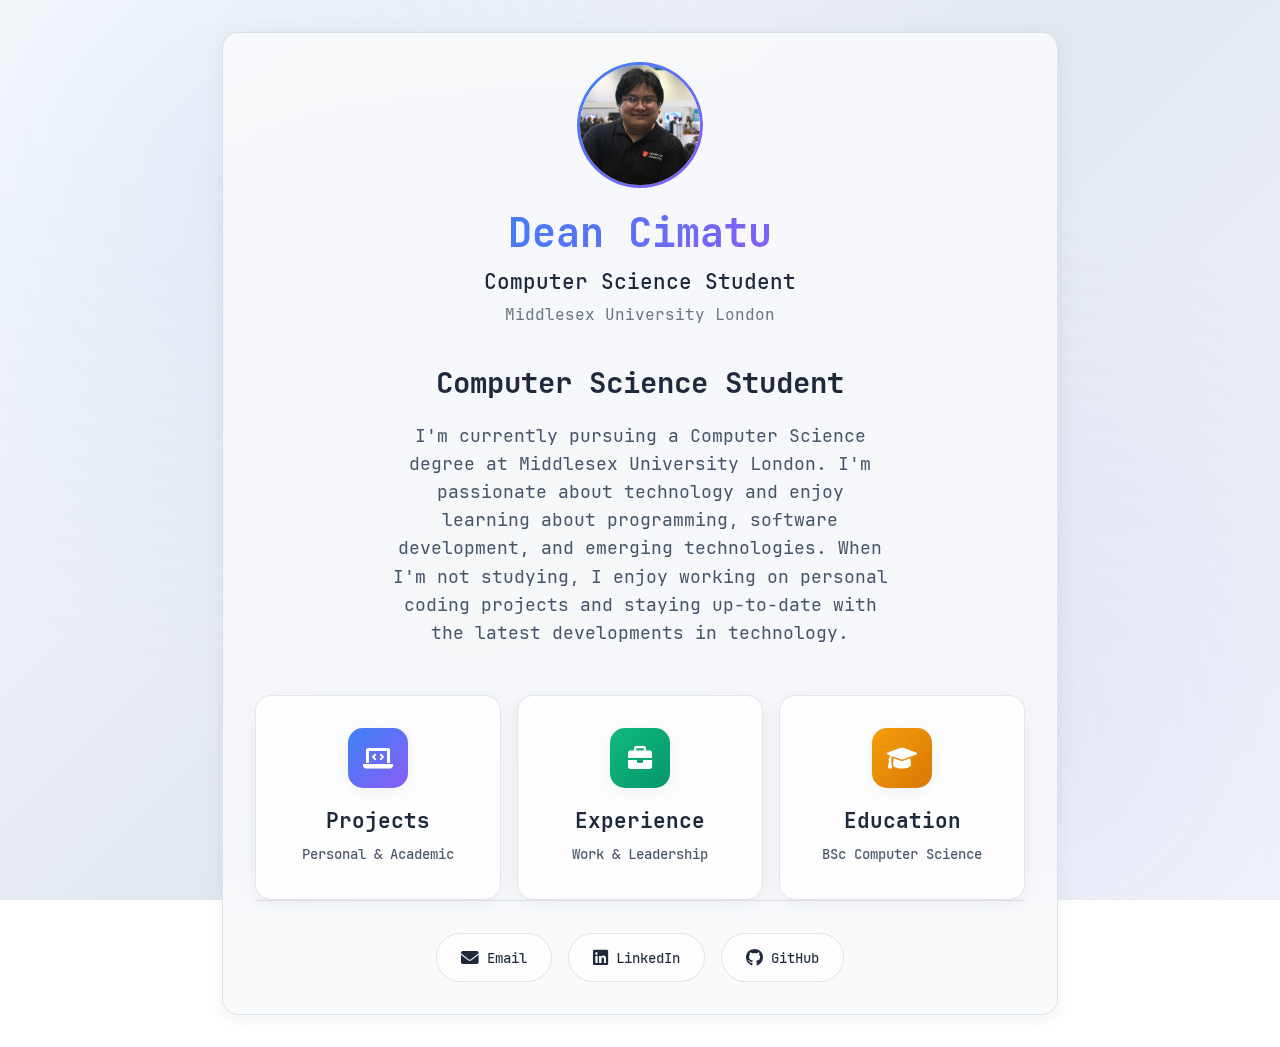
<file: index.html>
<!DOCTYPE html>
<html lang="en">

<head>
    <meta charset="UTF-8">
    <meta name="viewport" content="width=device-width, initial-scale=1.0">
    <title>Dean Cimatu - Computer Science Student</title>
    <link rel="icon" type="image/png" href="assets/images/favicon.png">
    <link rel="stylesheet" href="assets/css/main.css">
    <link rel="stylesheet" href="https://cdnjs.cloudflare.com/ajax/libs/font-awesome/6.0.0/css/all.min.css">
</head>

<body>
    <!-- Interactive Business Card Container -->
    <div class="business-card-container">
        <!-- Card Content Container -->
        <div class="card-content">
            <!-- Home Tab - Main Business Card -->
            <div class="tab-content active" id="home-tab">
                <div class="business-card">
                    <div class="card-background">
                        <div class="floating-particles"></div>
                    </div>
                    
                    <div class="card-header">
                        <div class="profile-section">
                            <div class="profile-picture">
                                <div class="profile-ring"></div>
                                                            <img src="assets/images/profile.jpg" alt="Dean Cimatu" class="profile-photo">
                            </div>
                            <div class="profile-info">
                                <h1 class="name">Dean Cimatu</h1>
                                <p class="title">Computer Science Student</p>
                                <p class="university">Middlesex University London</p>
                            </div>
                        </div>
                    </div>

                    <div class="card-body">
                        <div class="key-message">
                            <h2 class="section-title">Computer Science Student</h2>
                            <p>I'm currently pursuing a Computer Science degree at Middlesex University London. I'm passionate about technology and enjoy learning about programming, software development, and emerging technologies. When I'm not studying, I enjoy working on personal coding projects and staying up-to-date with the latest developments in technology.</p>
                        </div>

                        <div class="quick-stats">
                            <div class="stat-item" onclick="showTab('projects')">
                                <div class="stat-icon">
                                    <i class="fas fa-laptop-code"></i>
                                </div>
                                <div class="stat-text">
                                    <span class="stat-number">Projects</span>
                                    <span class="stat-label">Personal & Academic</span>
                                </div>
                            </div>
                            <div class="stat-item" onclick="showTab('experience')">
                                <div class="stat-icon">
                                    <i class="fas fa-briefcase"></i>
                                </div>
                                <div class="stat-text">
                                    <span class="stat-number">Experience</span>
                                    <span class="stat-label">Work & Leadership</span>
                                </div>
                            </div>
                            <div class="stat-item" onclick="showTab('education')">
                                <div class="stat-icon">
                                    <i class="fas fa-graduation-cap"></i>
                                </div>
                                <div class="stat-text">
                                    <span class="stat-number">Education</span>
                                    <span class="stat-label">BSc Computer Science</span>
                                </div>
                            </div>
                        </div>
                    </div>

                    <div class="card-footer">
                        <div class="social-links">
                            <a href="mailto:deancimatu@gmail.com" class="social-link email-link">
                                <i class="fas fa-envelope"></i>
                                <span>Email</span>
                            </a>
                            <a href="https://www.linkedin.com/in/dean-cimatu" target="_blank" class="social-link linkedin-link">
                                <i class="fab fa-linkedin"></i>
                                <span>LinkedIn</span>
                            </a>
                            <a href="https://github.com/dean-cimatu" target="_blank" class="social-link github-link">
                                <i class="fab fa-github"></i>
                                <span>GitHub</span>
                            </a>
                        </div>
                    </div>
                </div>
            </div>

            <!-- Projects Tab -->
            <div class="tab-content" id="projects-tab">
                <div class="content-panel">
                    <div class="panel-header">
                        <h2 class="section-title">Projects & Development</h2>
                        <div class="navigation-buttons">
                            <button class="nav-btn" onclick="showTab('home')" title="Home">
                                <i class="fas fa-home"></i>
                            </button>
                            <button class="nav-btn current" title="Projects">
                                <i class="fas fa-laptop-code"></i>
                            </button>
                            <button class="nav-btn" onclick="showTab('experience')" title="Experience">
                                <i class="fas fa-briefcase"></i>
                            </button>
                            <button class="nav-btn" onclick="showTab('education')" title="Education">
                                <i class="fas fa-graduation-cap"></i>
                            </button>
                        </div>
                    </div>
                    
                    <div class="projects-grid">
                        <div class="project-card">
                            <div class="project-header">
                                <div class="project-icon">
                                    <i class="fas fa-brain"></i>
                                </div>
                                <div class="project-info">
                                    <h3 class="project-title">StudyBuddy</h3>
                                    <span class="project-date">Hackathon 2026</span>
                                </div>
                                <div class="project-status completed">
                                    <span class="status-dot"></span>
                                    Completed
                                </div>
                            </div>
                            <div class="project-content">
                                <p>AI-powered student assistant with Anthropic Claude API integration for intelligent task generation from natural language assignment descriptions. Includes wellbeing support chatbot, Pomodoro timer, XP/level/streak gamification, and weekly calendar view.</p>
                                <div class="tech-stack">
                                    <span class="tech-tag primary project-coding">Express.js</span>
                                    <span class="tech-tag primary project-coding">MongoDB</span>
                                    <span class="tech-tag primary project-coding">JWT Auth</span>
                                </div>
                            </div>
                        </div>

                        <div class="project-card">
                            <div class="project-header">
                                <div class="project-icon">
                                    <i class="fas fa-gamepad"></i>
                                </div>
                                <div class="project-info">
                                    <h3 class="project-title">Colosseum Fighters</h3>
                                    <span class="project-date">Web Applications</span>
                                </div>
                                <div class="project-status completed">
                                    <span class="status-dot"></span>
                                    Completed
                                </div>
                            </div>
                            <div class="project-content">
                                <p>Browser-based survival game built with Phaser 3 featuring 18 unique weapons with individual attack behaviours. Wave-based enemy spawning with difficulty scaling, 4-tier enemy progression, debuff mechanics, and localStorage-backed authentication with leaderboard.</p>
                                <div class="tech-stack">
                                    <span class="tech-tag primary project-coding">Phaser 3</span>
                                    <span class="tech-tag primary project-coding">JavaScript</span>
                                    <span class="tech-tag outlined-skill">Game Design</span>
                                    <span class="tech-tag outlined-skill">Leaderboard</span>
                                </div>
                            </div>
                        </div>

                        <div class="project-card">
                            <div class="project-header">
                                <div class="project-icon">
                                    <i class="fas fa-server"></i>
                                </div>
                                <div class="project-info">
                                    <h3 class="project-title">Self-Hosted Server</h3>
                                    <span class="project-date">Ongoing</span>
                                </div>
                                <div class="project-status active">
                                    <span class="status-dot"></span>
                                    Active
                                </div>
                            </div>
                            <div class="project-content">
                                <p>Home server setup with Minecraft server management for a community. Custom domain routing via DNS SRV records (mc.deancimatu.com) configured through Squarespace with remote access and automated backup systems.</p>
                                <div class="tech-stack">
                                    <span class="tech-tag primary project-coding">Linux</span>
                                    <span class="tech-tag primary project-coding">DNS/SRV</span>
                                    <span class="tech-tag outlined-skill">System Admin</span>
                                </div>
                            </div>
                        </div>

                        <div class="project-card">
                            <div class="project-header">
                                <div class="project-icon">
                                    <i class="fas fa-laptop"></i>
                                </div>
                                <div class="project-info">
                                    <h3 class="project-title">Personal Portfolio</h3>
                                    <span class="project-date">deancimatu.com</span>
                                </div>
                                <div class="project-status active">
                                    <span class="status-dot"></span>
                                    Active
                                </div>
                            </div>
                            <div class="project-content">
                                <p>Interactive business card site deployed via GitHub Pages. Currently being rebuilt as DeanOS — an interactive desktop OS experience in React and TypeScript with tabbed navigation for projects, experience, and education.</p>
                                <div class="tech-stack">
                                    <span class="tech-tag primary project-coding">React</span>
                                    <span class="tech-tag primary project-coding">TypeScript</span>
                                    <span class="tech-tag primary project-coding">GitHub Pages</span>
                                    <span class="tech-tag outlined-skill">UI/UX</span>
                                </div>
                            </div>
                        </div>
                    </div>

                    <div class="projects-summary">
                        <h3 class="section-subtitle">Technical Focus Areas</h3>
                        <div class="focus-areas-grid">
                            <div class="focus-area-card">
                                <div class="focus-icon">
                                    <i class="fas fa-laptop-code"></i>
                                </div>
                                <div class="focus-content">
                                    <h4 class="focus-title">Full-Stack Development</h4>
                                    <p>Building web applications with Node.js, Express, MongoDB. REST API design with JWT authentication and secure systems.</p>
                                </div>
                            </div>
                            <div class="focus-area-card">
                                <div class="focus-icon">
                                    <i class="fas fa-gamepad"></i>
                                </div>
                                <div class="focus-content">
                                    <h4 class="focus-title">Game Development</h4>
                                    <p>Creating browser-based games with Phaser 3 featuring complex game systems including weapons, AI, physics, and leaderboards.</p>
                                </div>
                            </div>
                            <div class="focus-area-card">
                                <div class="focus-icon">
                                    <i class="fas fa-brain"></i>
                                </div>
                                <div class="focus-content">
                                    <h4 class="focus-title">AI Integration</h4>
                                    <p>Integrating Anthropic Claude API for intelligent applications with and structured JSON output.</p>
                                </div>
                            </div>
                        </div>
                    </div>
                </div>
            </div>

            <!-- Experience Tab -->
            <div class="tab-content" id="experience-tab">
                <div class="content-panel">
                    <div class="panel-header">
                        <h2 class="section-title">Work Experience & Leadership</h2>
                        <div class="navigation-buttons">
                            <button class="nav-btn" onclick="showTab('home')" title="Home">
                                <i class="fas fa-home"></i>
                            </button>
                            <button class="nav-btn" onclick="showTab('projects')" title="Projects">
                                <i class="fas fa-laptop-code"></i>
                            </button>
                            <button class="nav-btn current" title="Experience">
                                <i class="fas fa-briefcase"></i>
                            </button>
                            <button class="nav-btn" onclick="showTab('education')" title="Education">
                                <i class="fas fa-graduation-cap"></i>
                            </button>
                        </div>
                    </div>
                    
                    <div class="experience-grid">
                        <div class="experience-card">
                            <div class="experience-header">
                                <div class="experience-icon">
                                    <i class="fas fa-crown"></i>
                                </div>
                                <div class="experience-info">
                                    <h3 class="job-title">Founder and President</h3>
                                    <span class="experience-period">September 2025 - Present</span>
                                    <span class="experience-company">Computer Science Academic Society, Middlesex University</span>
                                </div>
                            </div>
                            <div class="experience-details">
                                <ul>
                                    <li>Established the university's first Computer Science Academic Society</li>
                                    <li>Organising technical workshops, hackathons, and industry networking events</li>
                                    <li>Fostering cross-year collaboration through mentorship programmes</li>
                                </ul>
                            </div>
                            <div class="skills-used">
                                <span class="skill-tag outlined-skill">Leadership</span>
                                <span class="skill-tag outlined-skill">Event Management</span>
                                <span class="skill-tag outlined-skill">Community Building</span>
                            </div>
                        </div>

                        <div class="experience-card">
                            <div class="experience-header">
                                <div class="experience-icon">
                                    <i class="fas fa-chalkboard-user"></i>
                                </div>
                                <div class="experience-info">
                                    <h3 class="job-title">Course Ambassador</h3>
                                    <span class="experience-period">September 2025 - Present</span>
                                    <span class="experience-company">Computer Science Department, Middlesex University</span>
                                </div>
                            </div>
                            <div class="experience-details">
                                <ul>
                                    <li>Represent the department at university open days and UCAS events</li>
                                    <li>Delivering live coding demonstrations to prospective students</li>
                                    <li>Mentoring prospective students on the Computer Science programme</li>
                                </ul>
                            </div>
                            <div class="skills-used">
                                <span class="skill-tag outlined-skill">Communication</span>
                                <span class="skill-tag outlined-skill">Public Speaking</span>
                                <span class="skill-tag outlined-skill">Mentoring</span>
                            </div>
                        </div>

                        <div class="experience-card">
                            <div class="experience-header">
                                <div class="experience-icon">
                                    <i class="fas fa-car"></i>
                                </div>
                                <div class="experience-info">
                                    <h3 class="job-title">Computer Vision Team Member</h3>
                                    <span class="experience-period">October 2025 - Present</span>
                                    <span class="experience-company">Formula Student Society</span>
                                </div>
                            </div>
                            <div class="experience-details">
                                <ul>
                                    <li>Contributing to computer vision pipeline for autonomous racing</li>
                                    <li>Implementing cone detection and track boundary identification</li>
                                    <li>Using OpenCV and Python for autonomous vehicle perception</li>
                                </ul>
                            </div>
                            <div class="skills-used">
                                <span class="skill-tag outlined-skill">Computer Vision</span>
                                <span class="skill-tag outlined-skill">Python</span>
                                <span class="skill-tag outlined-skill">OpenCV</span>
                            </div>
                        </div>
                    </div>

                    <div class="extra-curriculars">
                        <h3 class="extracurricular-title">Key Strengths</h3>
                        <div class="activities-grid">
                            <div class="activity-card">
                                <div class="activity-icon">
                                    <i class="fas fa-users-gear"></i>
                                </div>
                                <div class="activity-info">
                                    <h4 class="extracurricular-item">Leadership</h4>
                                    <p>Founded and lead academic society; coordinated hackathon team to ship product in 5 hours</p>
                                </div>
                            </div>
                            <div class="activity-card">
                                <div class="activity-icon">
                                    <i class="fas fa-handshake"></i>
                                </div>
                                <div class="activity-info">
                                    <h4 class="extracurricular-item">Teamwork</h4>
                                    <p>Collaborative development in Formula Student; group coursework across multiple modules</p>
                                </div>
                            </div>
                            <div class="activity-card">
                                <div class="activity-icon">
                                    <i class="fas fa-microphone"></i>
                                </div>
                                <div class="activity-info">
                                    <h4 class="extracurricular-item">Communication</h4>
                                    <p>Public speaking at open days and UCAS events; technical presentations in project management</p>
                                </div>
                            </div>
                            <div class="activity-card">
                                <div class="activity-icon">
                                    <i class="fas fa-lightbulb"></i>
                                </div>
                                <div class="activity-info">
                                    <h4 class="extracurricular-item">Problem Solving</h4>
                                    <p>Algorithmic thinking through programming modules; rapid prototyping under hackathon pressure</p>
                                </div>
                            </div>
                        </div>
                    </div>
                </div>
            </div>

            <!-- Education Tab -->
            <div class="tab-content" id="education-tab">
                <div class="content-panel">
                    <div class="panel-header">
                        <h2 class="section-title">Education & Skills</h2>
                        <div class="navigation-buttons">
                            <button class="nav-btn" onclick="showTab('home')" title="Home">
                                <i class="fas fa-home"></i>
                            </button>
                            <button class="nav-btn" onclick="showTab('projects')" title="Projects">
                                <i class="fas fa-laptop-code"></i>
                            </button>
                            <button class="nav-btn" onclick="showTab('experience')" title="Experience">
                                <i class="fas fa-briefcase"></i>
                            </button>
                            <button class="nav-btn current" title="Education">
                                <i class="fas fa-graduation-cap"></i>
                            </button>
                        </div>
                    </div>
                    
                    <div class="education-section">
                        <div class="education-card">
                            <div class="education-header">
                                <div class="education-icon">
                                    <i class="fas fa-university"></i>
                                </div>
                                <div class="education-info">
                                    <h3 class="education-title">BSc Computer Science (Hons)</h3>
                                    <span class="education-period">January 2025 - July 2027</span>
                                    <span class="education-institution">Middlesex University</span>
                                </div>
                            </div>
                            <div class="education-modules">
                                <h4>Notable Modules:</h4>
                                <ul>
                                    <li>Systems Architecture and Operating Systems</li>
                                    <li>Object-Oriented Programming</li>
                                    <li>Web Applications and Databases</li>
                                </ul>
                            </div>
                        </div>
                    </div>

                    <div class="skills-section">
                        <div class="skills-category">
                            <h3 class="technical-title">Technical Skills</h3>
                            <div class="skills-subcategory">
                                <h4>Programming Languages</h4>
                                <div class="skills-tags">
                                    <span class="skill-tag coding-skill">JavaScript</span>
                                    <span class="skill-tag coding-skill">Python</span>
                                    <span class="skill-tag coding-skill">Java</span>
                                    <span class="skill-tag coding-skill">C#</span>
                                    <span class="skill-tag coding-skill">Bash</span>
                                    <span class="skill-tag coding-skill">SQL</span>
                                    <span class="skill-tag coding-skill">HTML/CSS</span>
                                </div>
                            </div>
                            <div class="skills-subcategory">
                                <h4>Backend Technologies</h4>
                                <div class="skills-tags">
                                    <span class="skill-tag coding-skill">Node.js</span>
                                    <span class="skill-tag coding-skill">Express.js</span>
                                    <span class="skill-tag coding-skill">MongoDB</span>
                                    <span class="skill-tag coding-skill">Mongoose</span>
                                    <span class="skill-tag coding-skill">JWT Auth</span>
                                    <span class="skill-tag coding-skill">REST APIs</span>
                                </div>
                            </div>
                            <div class="skills-subcategory">
                                <h4>Tools & Infrastructure</h4>
                                <div class="skills-tags">
                                    <span class="skill-tag coding-skill">GitHub</span>
                                    <span class="skill-tag coding-skill">VS Code</span>
                                    <span class="skill-tag coding-skill">Figma</span>
                                    <span class="skill-tag coding-skill">Phaser 3</span>
                                    <span class="skill-tag coded-skill">Godot</span>
                                </div>
                            </div>
                            <div class="skills-subcategory">
                                <h4>Infrastructure & Specializations</h4>
                                <div class="skills-tags">
                                    <span class="skill-tag outlined-skill">Linux Server Admin</span>
                                    <span class="skill-tag outlined-skill">DNS Management</span>
                                    <span class="skill-tag outlined-skill">Minecraft Hosting</span>
                                </div>
                            </div>
                        </div>

                        <div class="key-skills">
                            <h3 class="practical-title">Core Strengths</h3>
                            <div class="key-skills-grid">
                                <div class="key-skill-card practical-skill">
                                    <div class="key-skill-icon">
                                        <i class="fas fa-crown"></i>
                                    </div>
                                    <div class="key-skill-content">
                                        <h4>Leadership</h4>
                                        <p>Founded and lead academic society; coordinated hackathon team to build and ship a product in 5 hours</p>
                                    </div>
                                </div>
                                <div class="key-skill-card practical-skill">
                                    <div class="key-skill-icon">
                                        <i class="fas fa-users"></i>
                                    </div>
                                    <div class="key-skill-content">
                                        <h4>Teamwork</h4>
                                        <p>Collaborative development in Formula Student; group coursework across multiple modules</p>
                                    </div>
                                </div>
                                <div class="key-skill-card practical-skill">
                                    <div class="key-skill-icon">
                                        <i class="fas fa-microphone"></i>
                                    </div>
                                    <div class="key-skill-content">
                                        <h4>Communication</h4>
                                        <p>Public speaking at open days and UCAS events; technical presentations in project management coursework</p>
                                    </div>
                                </div>
                                <div class="key-skill-card practical-skill">
                                    <div class="key-skill-icon">
                                        <i class="fas fa-lightbulb"></i>
                                    </div>
                                    <div class="key-skill-content">
                                        <h4>Problem Solving</h4>
                                        <p>Algorithmic thinking through programming modules; rapid prototyping under hackathon time pressure</p>
                                    </div>
                                </div>
                            </div>
                        </div>
                    </div>
                </div>
            </div>
        </div>
    </div>

    <script src="assets/js/main.js"></script>
</body>
</html>
</file>
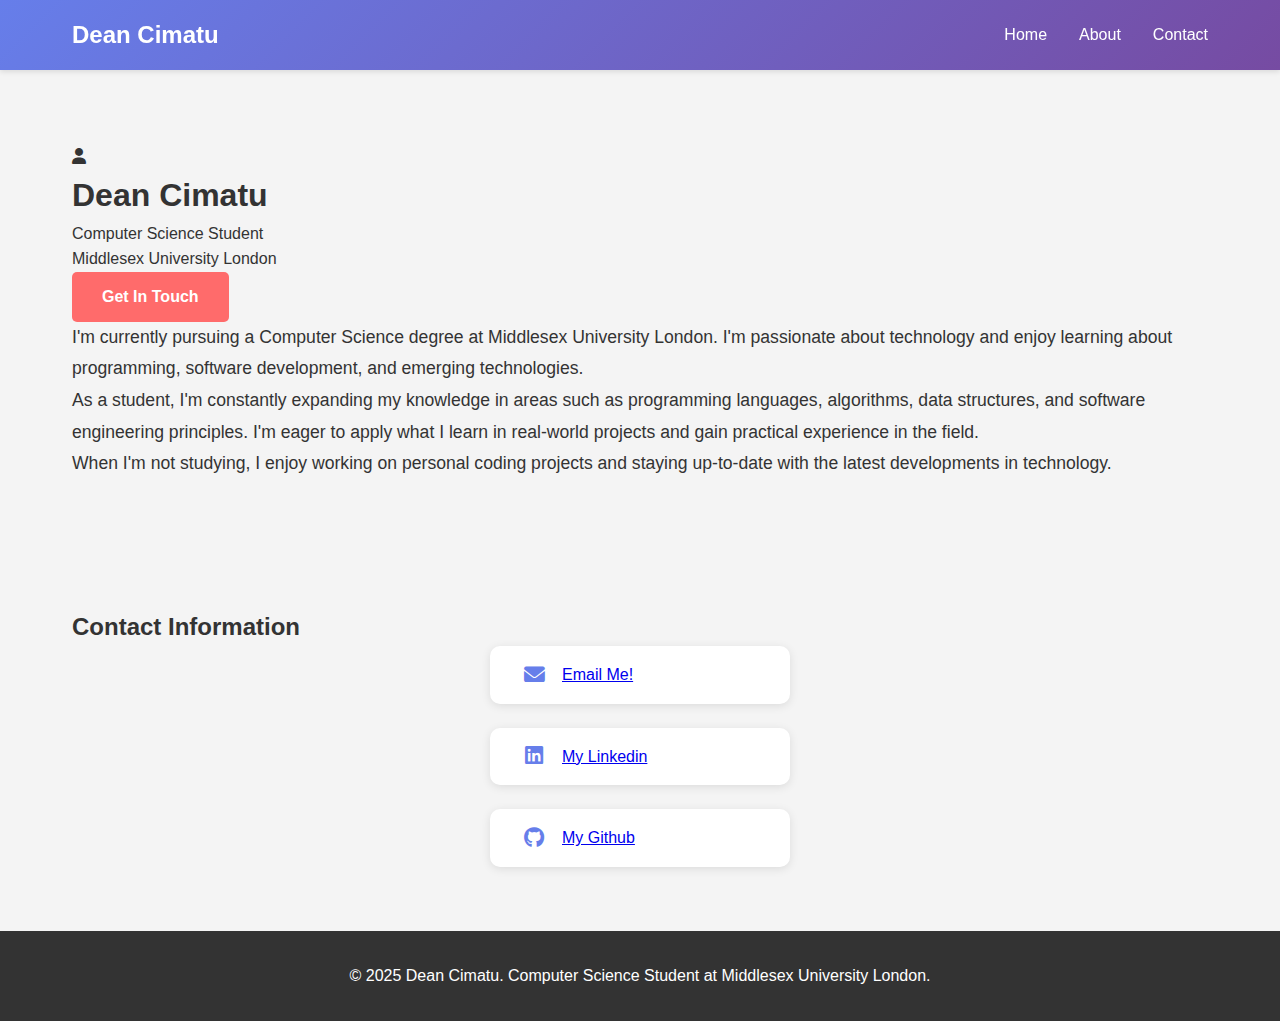
<file: test.html>
<!DOCTYPE html>
<html lang="en">

<head>
    <meta charset="UTF-8">
    <meta name="viewport" content="width=device-width, initial-scale=1.0">
    <title>Dean Cimatu - Computer Science Student</title>
    <link rel="stylesheet" href="styles.css">
    <link rel="stylesheet" href="https://cdnjs.cloudflare.com/ajax/libs/font-awesome/6.0.0/css/all.min.css">
</head>

<body>
    <!-- Header -->
    <header>
        <nav>
            <div class="logo">Dean Cimatu</div>
            <ul class="nav-links">
                <li><a href="#home">Home</a></li>
                <li><a href="#about">About</a></li>
                <li><a href="#contact">Contact</a></li>
            </ul>
        </nav>
    </header>

    <main>
        <div class="container">
            <section id="profile" class="card">
                <div class="profile-header">
                    <div class="profile-picture">
                        <i class="fas fa-user"></i>
                    </div>
                    <div class="profile-info">
                        <h1>Dean Cimatu</h1>
                        <p class="title">Computer Science Student</p>
                        <p class="subtitle">Middlesex University London</p>
                        <a href="#contact" class="btn">Get In Touch</a>
                    </div>
                </div>
                <div class="about-text">
                    <p>I'm currently pursuing a Computer Science degree at Middlesex University London. I'm passionate about technology and enjoy learning about programming, software development, and emerging technologies.</p>
                    <p>As a student, I'm constantly expanding my knowledge in areas such as programming languages, algorithms, data structures, and software engineering principles. I'm eager to apply what I learn in real-world projects and gain practical experience in the field.</p>
                    <p>When I'm not studying, I enjoy working on personal coding projects and staying up-to-date with the latest developments in technology.</p>
                </div>
            </section>

            <section id="contact" class="card">
                <h2 class="card-title">Contact Information</h2>
                <div class="contact-info">
                    <div class="contact-item">
                        <i class="fas fa-envelope"></i>
                        <a href="mailto:deancimatu@gmail.com">Email Me!</a>
                    </div>
                    <div class="contact-item">
                        <i class="fab fa-linkedin"></i>
                        <a href="https://www.linkedin.com/in/dean-cimatu-3a14a5324/" target="_blank">My Linkedin</a>
                    </div>
                    <div class="contact-item">
                        <i class="fab fa-github"></i>
                        <a href="https://github.com/dean-cimatu" target="_blank">My Github</a>
                    </div>
                </div>
            </section>
        </div>
    </main>

    <footer>
        <div class="container">
            <p>&copy; 2025 Dean Cimatu. Computer Science Student at Middlesex University London.</p>
        </div>
    </footer>

</body>
</html>
</file>
<file: assets/css/main.css>
/* JetBrains Mono Nerd Font */
@font-face {
    font-family: 'JetBrains Mono';
    src: url('../fonts/JetBrainsMono-2.304(2)/fonts/webfonts/JetBrainsMono-Regular.woff2') format('woff2'),
         url('../fonts/JetBrainsMono-2.304(2)/fonts/ttf/JetBrainsMono-Regular.ttf') format('truetype');
    font-weight: 400;
    font-style: normal;
    font-display: swap;
}

@font-face {
    font-family: 'JetBrains Mono';
    src: url('../fonts/JetBrainsMono-2.304(2)/fonts/webfonts/JetBrainsMono-Medium.woff2') format('woff2'),
         url('../fonts/JetBrainsMono-2.304(2)/fonts/ttf/JetBrainsMono-Medium.ttf') format('truetype');
    font-weight: 500;
    font-style: normal;
    font-display: swap;
}

@font-face {
    font-family: 'JetBrains Mono';
    src: url('../fonts/JetBrainsMono-2.304(2)/fonts/webfonts/JetBrainsMono-SemiBold.woff2') format('woff2'),
         url('../fonts/JetBrainsMono-2.304(2)/fonts/ttf/JetBrainsMono-SemiBold.ttf') format('truetype');
    font-weight: 600;
    font-style: normal;
    font-display: swap;
}

@font-face {
    font-family: 'JetBrains Mono';
    src: url('../fonts/JetBrainsMono-2.304(2)/fonts/webfonts/JetBrainsMono-Bold.woff2') format('woff2'),
         url('../fonts/JetBrainsMono-2.304(2)/fonts/ttf/JetBrainsMono-Bold.ttf') format('truetype');
    font-weight: 700;
    font-style: normal;
    font-display: swap;
}

/* Reset and base styles */
* {
    margin: 0;
    padding: 0;
    box-sizing: border-box;
}

:root {
    --bg-gradient: linear-gradient(135deg, #f8fafc 0%, #e2e8f0 50%, #f1f5f9 100%);
    --card-bg: rgba(255, 255, 255, 0.85);
    --card-border: rgba(71, 85, 105, 0.15);
    --glass-bg: rgba(248, 250, 252, 0.9);
    --primary-text: #1e293b;
    --secondary-text: #475569;
    --tertiary-text: #64748b;
    --accent-primary: #3b82f6;
    --accent-secondary: #8b5cf6;
    --accent-success: #10b981;
    --accent-warning: #f59e0b;
    --accent-gradient: linear-gradient(135deg, #3b82f6 0%, #8b5cf6 100%);
    --secondary-gradient: linear-gradient(135deg, #10b981 0%, #059669 100%);
    --accent-glow: rgba(59, 130, 246, 0.3);
    --button-bg: rgba(241, 245, 249, 0.8);
    --button-hover: rgba(226, 232, 240, 0.9);
    --border-radius: 16px;
    --transition: all 0.3s cubic-bezier(0.4, 0, 0.2, 1);
    --font-family: 'JetBrains Mono', 'Inter', Consolas, 'Courier New', monospace;
    --font-mono: 'JetBrains Mono', Consolas, 'Courier New', monospace;
    --shadow-soft: 0 4px 20px rgba(71, 85, 105, 0.08);
    --shadow-hover: 0 8px 40px rgba(71, 85, 105, 0.12);
}

body {
    font-family: var(--font-family);
    line-height: 1.6;
    color: var(--primary-text);
    background: var(--bg-gradient);
    background-attachment: fixed;
    min-height: 100vh;
    overflow-x: hidden;
    position: relative;
    font-feature-settings: "liga" 1, "calt" 1;
    font-variant-ligatures: common-ligatures;
}

/* JetBrains Mono specific enhancements */
code, pre, .code, .monospace {
    font-family: var(--font-mono);
    font-feature-settings: "liga" 1, "calt" 1;
    font-variant-ligatures: common-ligatures;
}

/* Enhanced titles with monospace feel */
.job-title, .project-title, .technical-title, .section-subtitle {
    font-family: var(--font-mono);
    letter-spacing: 0.025em;
}

body::before {
    content: '';
    position: fixed;
    top: 0;
    left: 0;
    width: 100%;
    height: 100%;
    background: 
        radial-gradient(circle at 20% 20%, rgba(66, 153, 225, 0.08) 0%, transparent 40%),
        radial-gradient(circle at 80% 80%, rgba(159, 122, 234, 0.08) 0%, transparent 40%),
        radial-gradient(circle at 40% 60%, rgba(72, 187, 120, 0.05) 0%, transparent 30%);
    pointer-events: none;
    z-index: -1;
}

html {
    scroll-behavior: smooth;
}

/* Business Card Container */
.business-card-container {
    min-height: 100vh;
    display: flex;
    flex-direction: column;
    max-width: 900px;
    margin: 0 auto;
    padding: 2rem;
    gap: 2rem;
}



/* Card Content */
.card-content {
    flex: 1;
    position: relative;
}

.tab-content {
    display: none;
    animation: fadeIn 0.5s ease-in-out;
}

.tab-content.active {
    display: block;
}

@keyframes fadeIn {
    from { opacity: 0; transform: translateY(20px); }
    to { opacity: 1; transform: translateY(0); }
}

/* Business Card Main */
.business-card {
    background: var(--glass-bg);
    backdrop-filter: blur(20px);
    border: 1px solid var(--card-border);
    border-radius: var(--border-radius);
    padding: 2rem;
    box-shadow: var(--shadow-soft);
    position: relative;
    overflow: hidden;
    min-height: 600px;
    display: flex;
    flex-direction: column;
}

.card-background {
    position: absolute;
    top: 0;
    left: 0;
    width: 100%;
    height: 100%;
    z-index: -1;
}

.floating-particles {
    position: absolute;
    width: 100%;
    height: 100%;
    overflow: hidden;
}

.particle {
    position: absolute;
    background: var(--accent-gradient);
    border-radius: 50%;
    opacity: 0.1;
}

/* Card Header */
.card-header {
    margin-bottom: 2rem;
}

.profile-section {
    display: flex;
    flex-direction: column;
    align-items: center;
    justify-content: center;
    gap: 1.5rem;
    text-align: center;
}

.profile-picture {
    width: 120px;
    height: 120px;
    background: var(--glass-bg);
    border-radius: 50%;
    display: flex;
    align-items: center;
    justify-content: center;
    font-size: 3rem;
    color: var(--secondary-text);
    position: relative;
    flex-shrink: 0;
}

.profile-ring {
    position: absolute;
    top: -3px;
    left: -3px;
    right: -3px;
    bottom: -3px;
    background: var(--accent-gradient);
    border-radius: 50%;
    z-index: -1;
    animation: rotate 8s linear infinite;
}

.profile-photo {
    width: 100%;
    height: 100%;
    border-radius: 50%;
    object-fit: cover;
    object-position: center;
    z-index: 1;
    position: relative;
}

@keyframes rotate {
    from { transform: rotate(0deg); }
    to { transform: rotate(360deg); }
}

.profile-image {
    width: 100%;
    height: 100%;
    border-radius: 50%;
    object-fit: cover;
    object-position: center;
}

.profile-info {
    flex: 1;
    text-align: center;
}

.name {
    font-size: 2.5rem;
    font-weight: 900;
    background: var(--accent-gradient);
    background-clip: text;
    -webkit-background-clip: text;
    -webkit-text-fill-color: transparent;
    margin-bottom: 0.5rem;
    line-height: 1.2;
}

.title {
    font-size: 1.3rem;
    color: var(--primary-text);
    font-weight: 600;
    margin-bottom: 0.25rem;
}

.university {
    font-size: 1rem;
    color: var(--secondary-text);
    opacity: 0.8;
}

/* Card Body */
.card-body {
    flex: 1;
    display: flex;
    flex-direction: column;
    gap: 2rem;
}

.key-message {
    text-align: center;
    margin-bottom: 1rem;
}

.key-message h2 {
    font-size: 1.8rem;
    font-weight: 700;
    color: var(--primary-text);
    margin-bottom: 1rem;
}

.key-message p {
    color: var(--secondary-text);
    font-size: 1.1rem;
    line-height: 1.6;
    max-width: 500px;
    margin: 0 auto;
}

/* Quick Stats */
.quick-stats {
    display: grid;
    grid-template-columns: repeat(3, 1fr);
    gap: 1rem;
}

/* Tablet breakpoint for quick stats */
@media (max-width: 900px) and (min-width: 769px) {
    .quick-stats {
        grid-template-columns: repeat(3, 1fr);
        gap: 0.75rem;
    }
    
    .stat-item {
        padding: 1.5rem;
    }
    
    .stat-text .stat-number {
        font-size: 0.9rem;
    }
    
    .stat-text .stat-label {
        font-size: 0.8rem;
    }
}

.stat-item {
    background: var(--card-bg);
    border: 1px solid var(--card-border);
    border-radius: var(--border-radius);
    padding: 2rem;
    display: flex;
    flex-direction: column;
    align-items: center;
    gap: 1rem;
    cursor: pointer;
    transition: var(--transition);
    backdrop-filter: blur(10px);
    box-shadow: var(--shadow-soft);
}

.stat-item:hover {
    background: var(--glass-bg);
    transform: translateY(-4px);
    box-shadow: var(--shadow-hover);
    border-color: var(--accent-primary);
}

.stat-icon {
    width: 60px;
    height: 60px;
    background: var(--accent-gradient);
    border-radius: 15px;
    display: flex;
    align-items: center;
    justify-content: center;
    font-size: 1.5rem;
    color: white;
    transition: var(--transition);
    box-shadow: var(--shadow-soft);
}

.stat-item:hover .stat-icon {
    transform: scale(1.1);
    box-shadow: var(--shadow-hover);
}

/* Different colors for each stat icon for better context */
.stat-item:nth-child(1) .stat-icon {
    background: var(--accent-gradient);
}

.stat-item:nth-child(2) .stat-icon {
    background: var(--secondary-gradient);
}

.stat-item:nth-child(3) .stat-icon {
    background: linear-gradient(135deg, #f59e0b 0%, #d97706 100%);
}

.stat-text {
    text-align: center;
}

.stat-number {
    display: block;
    font-size: 1.3rem;
    font-weight: 700;
    color: var(--primary-text);
    margin-bottom: 0.25rem;
}

.stat-label {
    font-size: 0.9rem;
    color: var(--secondary-text);
    font-weight: 500;
}

/* Social Links */
.card-footer {
    margin-top: auto;
    padding-top: 2rem;
    border-top: 1px solid var(--card-border);
}

.social-links {
    display: flex;
    justify-content: center;
    gap: 1rem;
}

.social-link {
    display: flex;
    align-items: center;
    gap: 0.5rem;
    padding: 0.75rem 1.5rem;
    background: var(--card-bg);
    border: 1px solid var(--card-border);
    border-radius: 50px;
    color: var(--primary-text);
    text-decoration: none;
    font-weight: 500;
    font-size: 0.9rem;
    transition: var(--transition);
    backdrop-filter: blur(10px);
    position: relative;
    overflow: hidden;
}

.social-link::before {
    content: '';
    position: absolute;
    top: 0;
    left: -100%;
    width: 100%;
    height: 100%;
    background: var(--accent-gradient);
    transition: left 0.3s ease;
    z-index: -1;
}

.social-link:hover::before {
    left: 0;
}

.social-link:hover {
    color: white;
    border-color: transparent;
    transform: translateY(-3px);
}

/* Specific social link colors for better differentiation */
.email-link:hover {
    background: linear-gradient(135deg, #ef4444 0%, #dc2626 100%);
    box-shadow: 0 8px 25px rgba(239, 68, 68, 0.4);
}

.linkedin-link:hover {
    background: linear-gradient(135deg, #0077b5 0%, #005582 100%);
    box-shadow: 0 8px 25px rgba(0, 119, 181, 0.4);
}

.github-link:hover {
    background: linear-gradient(135deg, #1f2937 0%, #111827 100%);
    box-shadow: 0 8px 25px rgba(31, 41, 55, 0.4);
}

.social-link i {
    font-size: 1.1rem;
}

/* Content Panels */
.content-panel {
    background: var(--glass-bg);
    backdrop-filter: blur(20px);
    border: 1px solid var(--card-border);
    border-radius: var(--border-radius);
    padding: 2rem;
    box-shadow: var(--shadow-soft);
    min-height: 600px;
}

.panel-header {
    display: flex;
    justify-content: space-between;
    align-items: center;
    margin-bottom: 2rem;
    padding-bottom: 1rem;
    border-bottom: 1px solid var(--card-border);
    flex-wrap: wrap;
    gap: 1rem;
}

.panel-header h2 {
    font-size: 2rem;
    font-weight: 700;
    background: var(--accent-gradient);
    background-clip: text;
    -webkit-background-clip: text;
    -webkit-text-fill-color: transparent;
}

.back-btn {
    background: var(--button-bg);
    border: 1px solid var(--card-border);
    border-radius: 50%;
    width: 45px;
    height: 45px;
    display: flex;
    align-items: center;
    justify-content: center;
    color: var(--tertiary-text);
    cursor: pointer;
    transition: var(--transition);
    backdrop-filter: blur(10px);
}

.back-btn:hover {
    background: var(--accent-gradient);
    color: white;
    transform: translateY(-2px);
}

/* Navigation Buttons */
.navigation-buttons {
    display: flex;
    gap: 0.5rem;
}

.nav-btn {
    background: var(--button-bg);
    border: 1px solid var(--card-border);
    border-radius: 50%;
    width: 40px;
    height: 40px;
    display: flex;
    align-items: center;
    justify-content: center;
    color: var(--tertiary-text);
    cursor: pointer;
    transition: var(--transition);
    backdrop-filter: blur(10px);
    font-size: 0.9rem;
}

.nav-btn:hover {
    background: var(--accent-gradient);
    color: white;
    transform: translateY(-2px);
    box-shadow: 0 8px 20px var(--accent-glow);
}

.nav-btn.current {
    background: var(--accent-gradient);
    color: white;
    cursor: default;
    box-shadow: 0 4px 12px var(--accent-glow);
}

.nav-btn.current:hover {
    transform: none;
    box-shadow: 0 4px 12px var(--accent-glow);
}

/* Expandable Content */
.expandable-content {
    display: flex;
    flex-direction: column;
    gap: 1.5rem;
}

.content-card {
    background: var(--card-bg);
    border: 1px solid var(--card-border);
    border-radius: 15px;
    padding: 1.5rem;
    backdrop-filter: blur(10px);
    transition: var(--transition);
}

.content-card:hover {
    background: var(--glass-bg);
    transform: translateY(-2px);
}

.content-card .card-icon {
    width: 60px;
    height: 60px;
    background: var(--accent-gradient);
    border-radius: 15px;
    display: flex;
    align-items: center;
    justify-content: center;
    margin-bottom: 1rem;
    font-size: 1.5rem;
    color: white;
}

.content-card h3 {
    font-size: 1.3rem;
    font-weight: 600;
    color: var(--primary-text);
    margin-bottom: 1rem;
}

.expandable-text .preview {
    color: var(--secondary-text);
    line-height: 1.6;
    margin-bottom: 1rem;
}

.expandable-text .full-text {
    max-height: 0;
    overflow: hidden;
    transition: max-height 0.4s ease;
}

.expandable-text.expanded .full-text {
    margin-bottom: 1rem;
}

.expandable-text .full-text p {
    color: var(--secondary-text);
    line-height: 1.6;
    margin-bottom: 1rem;
}

.expand-btn {
    background: var(--accent-gradient);
    color: white;
    border: none;
    padding: 0.5rem 1rem;
    border-radius: 25px;
    font-weight: 500;
    cursor: pointer;
    transition: var(--transition);
    display: flex;
    align-items: center;
    gap: 0.5rem;
}

.expand-btn:hover {
    transform: translateY(-2px);
    box-shadow: 0 8px 25px var(--accent-glow);
}

/* Skills Grid */
.skills-grid {
    display: flex;
    flex-direction: column;
    gap: 1.5rem;
}

.skill-category-card {
    background: var(--card-bg);
    border: 1px solid var(--card-border);
    border-radius: 15px;
    overflow: hidden;
    backdrop-filter: blur(10px);
    transition: var(--transition);
}

.category-header {
    display: flex;
    align-items: center;
    gap: 1rem;
    padding: 1.5rem;
    cursor: pointer;
    transition: var(--transition);
}

.category-header:hover {
    background: var(--glass-bg);
}

.category-icon {
    width: 50px;
    height: 50px;
    background: var(--accent-gradient);
    border-radius: 12px;
    display: flex;
    align-items: center;
    justify-content: center;
    font-size: 1.3rem;
    color: white;
}

.category-header h3 {
    flex: 1;
    font-size: 1.3rem;
    font-weight: 600;
    color: var(--primary-text);
}

.expand-icon {
    color: var(--secondary-text);
    transition: transform 0.3s ease;
}

.category-content {
    max-height: 0;
    overflow: hidden;
    transition: max-height 0.4s ease;
}

.skill-items {
    padding: 0 1.5rem 1.5rem;
    display: flex;
    flex-direction: column;
    gap: 1rem;
}

.skill-item {
    display: flex;
    justify-content: space-between;
    align-items: center;
}

.skill-name {
    font-weight: 500;
    color: var(--primary-text);
}

.skill-level {
    width: 120px;
    height: 8px;
    background: var(--card-border);
    border-radius: 4px;
    overflow: hidden;
}

.skill-bar {
    height: 100%;
    background: var(--accent-gradient);
    border-radius: 4px;
    width: 0;
    transition: width 1s ease;
}

.skill-tags {
    padding: 0 1.5rem 1.5rem;
    display: flex;
    flex-wrap: wrap;
    gap: 0.75rem;
}

.skill-tag {
    background: var(--accent-gradient);
    color: white;
    padding: 0.5rem 1rem;
    border-radius: 20px;
    font-family: var(--font-mono);
    font-size: 0.85rem;
    font-weight: 500;
    letter-spacing: 0.025em;
    transition: var(--transition);
}

.skill-tag:hover {
    transform: translateY(-2px) scale(1.05);
    box-shadow: 0 5px 15px var(--accent-glow);
}

/* Timeline */
.timeline {
    position: relative;
    padding-left: 2rem;
}

.timeline::before {
    content: '';
    position: absolute;
    left: 15px;
    top: 0;
    bottom: 0;
    width: 2px;
    background: var(--accent-gradient);
}

.timeline-item {
    position: relative;
    margin-bottom: 2rem;
    padding-left: 2rem;
}

.timeline-marker {
    position: absolute;
    left: -8px;
    top: 8px;
    width: 16px;
    height: 16px;
    background: var(--accent-gradient);
    border-radius: 50%;
    box-shadow: 0 0 0 4px var(--glass-bg);
    transition: var(--transition);
}

.timeline-content {
    background: var(--card-bg);
    border: 1px solid var(--card-border);
    border-radius: 15px;
    padding: 1.5rem;
    backdrop-filter: blur(10px);
    transition: var(--transition);
}

.timeline-content:hover {
    background: var(--glass-bg);
    transform: translateX(10px);
}

.timeline-header {
    display: flex;
    justify-content: space-between;
    align-items: flex-start;
    margin-bottom: 0.75rem;
    gap: 1rem;
}

.timeline-header h3 {
    font-size: 1.2rem;
    font-weight: 600;
    color: var(--primary-text);
}

.timeline-date {
    background: var(--accent-gradient);
    color: white;
    padding: 0.25rem 0.75rem;
    border-radius: 15px;
    font-size: 0.8rem;
    font-weight: 500;
    white-space: nowrap;
}

.timeline-content p {
    color: var(--secondary-text);
    line-height: 1.6;
    margin-bottom: 1rem;
}

.project-tags {
    display: flex;
    flex-wrap: wrap;
    gap: 0.5rem;
}

.tag {
    background: var(--card-border);
    color: var(--secondary-text);
    padding: 0.25rem 0.75rem;
    border-radius: 15px;
    font-size: 0.75rem;
    font-weight: 500;
}

/* Responsive Design */
@media (max-width: 768px) {
    .business-card-container {
        padding: 1rem;
        gap: 1rem;
    }
    
    
    .business-card {
        padding: 1.5rem;
        min-height: 500px;
    }
    
    .profile-section {
        flex-direction: column;
        text-align: center;
        gap: 1.5rem;
    }
    
    .profile-picture {
        width: 100px;
        height: 100px;
        font-size: 2.5rem;
    }
    
    .name {
        font-size: 2rem;
    }
    
    .title {
        font-size: 1.1rem;
    }
    
    .quick-stats {
        grid-template-columns: 1fr;
        gap: 1rem;
    }
    
    .stat-item {
        flex-direction: row;
        text-align: left;
        padding: 1.5rem;
    }
    
    .stat-icon {
        width: 50px;
        height: 50px;
        font-size: 1.2rem;
    }
    
    .social-links {
        flex-direction: column;
        gap: 0.75rem;
    }
    
    .navigation-buttons {
        gap: 0.25rem;
    }
    
    .nav-btn {
        width: 36px;
        height: 36px;
        font-size: 0.8rem;
    }
    
    .social-link {
        justify-content: center;
    }
    
    .content-panel {
        padding: 1.5rem;
        min-height: 500px;
    }
    
    .panel-header {
        margin-bottom: 1.5rem;
    }
    
    .panel-header h2 {
        font-size: 1.5rem;
    }
    
    .timeline {
        padding-left: 1.5rem;
    }
    
    .timeline-item {
        padding-left: 1.5rem;
    }
    
    .timeline-header {
        flex-direction: column;
        align-items: flex-start;
        gap: 0.5rem;
    }
}

@media (max-width: 480px) {
    .business-card {
        padding: 1rem;
    }
    
    .profile-picture {
        width: 80px;
        height: 80px;
        font-size: 2rem;
    }
    
    .name {
        font-size: 1.75rem;
    }
    
    .key-message h2 {
        font-size: 1.5rem;
    }
    
    .key-message p {
        font-size: 1rem;
    }
    
    .content-panel {
        padding: 1rem;
    }
    
    .content-card {
        padding: 1rem;
    }
    
    .timeline-content {
        padding: 1rem;
    }
}

/* Custom Scrollbar */
::-webkit-scrollbar {
    width: 8px;
}

::-webkit-scrollbar-track {
    background: var(--card-bg);
    border-radius: 4px;
}

::-webkit-scrollbar-thumb {
    background: var(--accent-gradient);
    border-radius: 4px;
}

::-webkit-scrollbar-thumb:hover {
    background: linear-gradient(135deg, #7c8aed 0%, #8b5fbf 100%);
}

/* Focus states for accessibility */
.social-link:focus,
.expand-btn:focus,
.back-btn:focus {
    outline: 2px solid var(--accent-primary);
    outline-offset: 2px;
}

/* Loading animation */
@keyframes pulse-loading {
    0%, 100% { opacity: 1; }
    50% { opacity: 0.5; }
}

.loading {
    animation: pulse-loading 1.5s ease-in-out infinite;
}

/* Experience Grid Styles */
.experience-grid {
    display: grid;
    gap: 1.5rem;
    margin-bottom: 2rem;
}

.experience-card {
    background: var(--card-bg);
    border: 1px solid var(--card-border);
    border-radius: 15px;
    padding: 1.5rem;
    backdrop-filter: blur(10px);
    transition: var(--transition);
}

.experience-card:hover {
    background: var(--glass-bg);
    transform: translateY(-5px);
    box-shadow: 0 20px 40px rgba(0, 0, 0, 0.1);
}

.experience-header {
    display: flex;
    align-items: flex-start;
    margin-bottom: 1rem;
    gap: 1rem;
}

.experience-icon {
    background: var(--accent-gradient);
    color: white;
    width: 3rem;
    height: 3rem;
    border-radius: 50%;
    display: flex;
    align-items: center;
    justify-content: center;
    flex-shrink: 0;
    font-size: 1.2rem;
}

/* Blue-Green Color Scheme by Content Category */

/* Main Section Titles - Navy Blue */
.section-title {
    color: #1e3a8a;
    font-weight: 700;
}

/* Job Titles - Royal Blue */
.job-title {
    color: #1d4ed8;
    font-weight: 600;
}

.experience-info h3 {
    margin: 0 0 0.25rem 0;
    color: var(--primary-text);
    font-size: 1.1rem;
    font-weight: 600;
}

.experience-period {
    background: var(--accent-gradient);
    color: white;
    padding: 0.25rem 0.75rem;
    border-radius: 15px;
    font-size: 0.8rem;
    font-weight: 500;
    display: inline-block;
    margin-bottom: 0.25rem;
}

.experience-company {
    color: var(--accent-color);
    font-weight: 600;
    font-size: 0.9rem;
}

.experience-details ul {
    margin: 0 0 1rem 0;
    padding-left: 1rem;
}

.experience-details li {
    margin-bottom: 0.5rem;
    color: var(--secondary-text);
    line-height: 1.6;
}

.skills-used {
    display: flex;
    flex-wrap: wrap;
    gap: 0.5rem;
}

/* Technical Skills - Green */
.technical-title {
    color: #059669;
    font-weight: 600;
}

/* Coding Skills - Solid Filled Green */
.coding-skill {
    background: #10b981 !important;
    color: white !important;
    border: 1px solid #10b981 !important;
    font-weight: 500;
}

/* Uniform Outlined Skills - Single Green Color */
.outlined-skill {
    background: transparent !important;
    color: #059669 !important;
    border: 2px solid #059669 !important;
}

/* Legacy classes for backwards compatibility */
.technical-skill, .design-skill {
    background: transparent !important;
    color: #059669 !important;
    border: 2px solid #059669 !important;
}

/* Practical Skills - Purple */
.practical-title {
    color: #7c3aed;
    font-weight: 600;
}

.practical-skill {
    border-color: rgba(139, 92, 246, 0.3) !important;
}

.practical-skill .key-skill-icon {
    color: #7c3aed;
}

.practical-skill h4 {
    color: #7c3aed;
}

/* Extra-Curricular - Cyan */
.extracurricular-title {
    color: #0891b2;
    font-weight: 600;
}

/* Experience Skills - Uniform Outline */
.experience-skill, .experience-design {
    background: transparent !important;
    color: #059669 !important;
    border: 2px solid #059669 !important;
}

/* Project Titles - Deep Blue */
.project-title {
    color: #1e40af;
    font-weight: 600;
}

/* Section Subtitles - Sky Blue */
.section-subtitle {
    color: #0284c7;
    font-weight: 600;
}

/* Education Titles - Slate Blue */
.education-title {
    color: #334155;
    font-weight: 600;
}

/* Project Coding and Outlined Tags - Moved to after base .tech-tag for proper cascade */

/* Focus Area Titles - Mint Green */
.focus-title {
    color: #10b981;
    font-weight: 600;
}

/* Extra-Curricular Items - Teal Blue */
.extracurricular-item {
    color: #0891b2;
    font-weight: 600;
}

/* Extra-Curriculars */
.extra-curriculars {
    margin-top: 2rem;
    padding-top: 2rem;
    border-top: 1px solid var(--card-border);
}

.extra-curriculars h3 {
    margin-bottom: 1rem;
    color: var(--primary-text);
    font-size: 1.3rem;
    font-weight: 600;
}

.activities-grid {
    display: grid;
    grid-template-columns: repeat(auto-fit, minmax(250px, 1fr));
    gap: 1rem;
}

.activity-card {
    background: var(--glass-bg);
    backdrop-filter: blur(5px);
    border-radius: 12px;
    padding: 1rem;
    border: 1px solid rgba(255, 255, 255, 0.2);
    display: flex;
    align-items: center;
    gap: 1rem;
    transition: var(--transition);
}

.activity-card:hover {
    transform: translateY(-2px);
    background: var(--card-bg);
    box-shadow: 0 10px 20px rgba(0, 0, 0, 0.1);
}

.activity-icon {
    background: var(--secondary-gradient);
    color: white;
    width: 2.5rem;
    height: 2.5rem;
    border-radius: 50%;
    display: flex;
    align-items: center;
    justify-content: center;
    flex-shrink: 0;
}

.activity-info h4 {
    margin: 0 0 0.25rem 0;
    color: var(--primary-text);
    font-size: 0.95rem;
    font-weight: 600;
}

.activity-info p {
    margin: 0;
    color: var(--secondary-text);
    font-size: 0.85rem;
    opacity: 0.9;
}

/* Education Section */
.education-section {
    margin-bottom: 2rem;
}

.education-card {
    background: var(--card-bg);
    border: 1px solid var(--card-border);
    border-radius: 15px;
    padding: 1.5rem;
    backdrop-filter: blur(10px);
    transition: var(--transition);
}

.education-card:hover {
    background: var(--glass-bg);
    transform: translateY(-2px);
    box-shadow: 0 15px 30px rgba(0, 0, 0, 0.1);
}

.education-header {
    display: flex;
    align-items: flex-start;
    margin-bottom: 1rem;
    gap: 1rem;
}

.education-icon {
    background: var(--accent-gradient);
    color: white;
    width: 3rem;
    height: 3rem;
    border-radius: 50%;
    display: flex;
    align-items: center;
    justify-content: center;
    flex-shrink: 0;
    font-size: 1.2rem;
}

.education-info h3 {
    margin: 0 0 0.25rem 0;
    color: var(--primary-text);
    font-size: 1.2rem;
    font-weight: 600;
}

.education-period {
    background: var(--accent-gradient);
    color: white;
    padding: 0.25rem 0.75rem;
    border-radius: 15px;
    font-size: 0.8rem;
    font-weight: 500;
    display: inline-block;
    margin-bottom: 0.25rem;
}

.education-institution {
    color: var(--accent-color);
    font-weight: 600;
    font-size: 0.95rem;
}

.education-modules h4 {
    margin: 0 0 0.5rem 0;
    color: var(--primary-text);
    font-weight: 600;
}

.education-modules ul {
    margin: 0;
    padding-left: 1rem;
}

.education-modules li {
    margin-bottom: 0.25rem;
    color: var(--secondary-text);
    line-height: 1.5;
}

/* Skills Section */
.skills-section {
    margin-top: 2rem;
}

.skills-category {
    margin-bottom: 2rem;
}

.skills-category h3 {
    margin-bottom: 1rem;
    color: var(--primary-text);
    font-size: 1.3rem;
    font-weight: 600;
}

.skills-subcategory {
    margin-bottom: 1.5rem;
}

.skills-subcategory h4 {
    margin: 0 0 0.75rem 0;
    color: var(--primary-text);
    font-size: 1rem;
    font-weight: 600;
}

.skills-tags {
    display: flex;
    flex-wrap: wrap;
    gap: 0.5rem;
}

/* Key Skills */
.key-skills {
    margin-top: 2rem;
    padding-top: 2rem;
    border-top: 1px solid var(--card-border);
}

.key-skills h3 {
    margin-bottom: 1rem;
    color: var(--primary-text);
    font-size: 1.3rem;
    font-weight: 600;
}

.key-skills-grid {
    display: grid;
    grid-template-columns: repeat(auto-fit, minmax(280px, 1fr));
    gap: 1rem;
}

.key-skill-card {
    background: var(--glass-bg);
    backdrop-filter: blur(5px);
    border-radius: 12px;
    padding: 1rem;
    border: 1px solid rgba(255, 255, 255, 0.2);
    transition: var(--transition);
}

.key-skill-card:hover {
    transform: translateY(-2px);
    background: var(--card-bg);
    box-shadow: 0 10px 20px rgba(0, 0, 0, 0.1);
}

.key-skill-icon {
    background: var(--secondary-gradient);
    color: white;
    width: 2.5rem;
    height: 2.5rem;
    border-radius: 50%;
    display: flex;
    align-items: center;
    justify-content: center;
    margin-bottom: 0.75rem;
}

.key-skill-content h4 {
    margin: 0 0 0.5rem 0;
    color: var(--primary-text);
    font-size: 1rem;
    font-weight: 600;
}

.key-skill-content p {
    margin: 0;
    color: var(--secondary-text);
    font-size: 0.85rem;
    line-height: 1.5;
    opacity: 0.9;
}

/* Enhanced Project Cards */
.projects-grid {
    display: grid;
    grid-template-columns: repeat(auto-fit, minmax(350px, 1fr));
    gap: 1.5rem;
    margin-bottom: 2rem;
}

.project-card {
    background: var(--card-bg);
    border: 1px solid var(--card-border);
    border-radius: 15px;
    padding: 1.5rem;
    backdrop-filter: blur(10px);
    transition: var(--transition);
    cursor: pointer;
    position: relative;
    overflow: hidden;
}

.project-card.featured {
    border: 2px solid var(--accent-color);
    background: linear-gradient(135deg, var(--card-bg), rgba(79, 172, 254, 0.05));
}

.project-card.featured::before {
    content: '⭐ Featured';
    position: absolute;
    top: 0;
    right: 0;
    background: var(--accent-gradient);
    color: white;
    padding: 0.25rem 0.75rem;
    font-size: 0.7rem;
    font-weight: 600;
    border-bottom-left-radius: 8px;
}

.project-card:hover {
    background: var(--glass-bg);
    transform: translateY(-5px);
    box-shadow: 0 20px 40px rgba(0, 0, 0, 0.1);
}

.project-header {
    display: flex;
    align-items: flex-start;
    justify-content: space-between;
    margin-bottom: 1rem;
    gap: 1rem;
}

.project-icon {
    background: var(--accent-gradient);
    color: white;
    width: 3rem;
    height: 3rem;
    border-radius: 50%;
    display: flex;
    align-items: center;
    justify-content: center;
    font-size: 1.2rem;
    flex-shrink: 0;
}

.project-info {
    flex: 1;
}

.project-info h3 {
    font-size: 1.1rem;
    font-weight: 600;
    color: var(--primary-text);
    margin: 0 0 0.25rem 0;
}

.project-date {
    font-size: 0.8rem;
    color: var(--secondary-text);
    font-weight: 500;
}

.project-status {
    display: flex;
    align-items: center;
    gap: 0.5rem;
    font-size: 0.8rem;
    font-weight: 600;
    padding: 0.25rem 0.75rem;
    border-radius: 15px;
    flex-shrink: 0;
}

.project-status.active {
    background: rgba(16, 185, 129, 0.1);
    color: var(--accent-success);
    border: 1px solid rgba(16, 185, 129, 0.3);
}

.project-status.completed {
    background: rgba(59, 130, 246, 0.1);
    color: var(--accent-primary);
    border: 1px solid rgba(59, 130, 246, 0.3);
}

.project-status.in-progress {
    background: rgba(245, 158, 11, 0.1);
    color: var(--accent-warning);
    border: 1px solid rgba(245, 158, 11, 0.3);
}

.status-dot {
    width: 8px;
    height: 8px;
    border-radius: 50%;
    background: currentColor;
    display: inline-block;
    animation: pulse-dot 2s infinite;
}

.project-content {
    margin-top: 1rem;
}

.project-content p {
    color: var(--secondary-text);
    line-height: 1.6;
    margin-bottom: 1rem;
    font-size: 0.9rem;
}



.tech-stack {
    display: flex;
    flex-wrap: wrap;
    gap: 0.5rem;
}

.tech-tag {
    background: rgba(79, 172, 254, 0.1);
    color: var(--accent-color);
    padding: 0.25rem 0.75rem;
    border-radius: 15px;
    font-family: var(--font-mono);
    font-size: 0.8rem;
    font-weight: 500;
    letter-spacing: 0.025em;
    border: 1px solid rgba(79, 172, 254, 0.3);
    transition: var(--transition);
}

.tech-tag.primary {
    background: var(--accent-gradient);
    color: white;
    border: 1px solid var(--accent-color);
}

/* Override tech-tag for coding skills - MUST come after base .tech-tag */
.tech-tag.project-coding {
    background: #10b981 !important;
    color: white !important;
    border: 1px solid #10b981 !important;
    font-weight: 500 !important;
}

.tech-tag.project-coding.primary {
    background: #047857 !important;
    color: white !important;
    border: 1px solid #047857 !important;
    font-weight: 600 !important;
}

/* Override tech-tag for outlined skills */
.tech-tag.outlined-skill {
    background: transparent !important;
    color: #059669 !important;
    border: 2px solid #059669 !important;
}

.tech-tag:hover {
    background: rgba(79, 172, 254, 0.2);
    transform: translateY(-2px);
}

/* Prevent hover from overriding our specific styles */
.tech-tag.project-coding:hover {
    background: #059669 !important;
    transform: translateY(-2px);
}

.tech-tag.outlined-skill:hover {
    background: rgba(5, 150, 105, 0.1) !important;
    color: #047857 !important;
    transform: translateY(-2px);
}

/* Projects Summary Section */
.projects-summary {
    margin-top: 2rem;
    padding-top: 2rem;
    border-top: 1px solid var(--card-border);
}

.projects-summary h3 {
    margin-bottom: 1rem;
    color: var(--primary-text);
    font-size: 1.3rem;
    font-weight: 600;
}

.focus-areas-grid {
    display: grid;
    grid-template-columns: repeat(auto-fit, minmax(250px, 1fr));
    gap: 1rem;
}

.focus-area-card {
    background: var(--glass-bg);
    backdrop-filter: blur(5px);
    border-radius: 12px;
    padding: 1rem;
    border: 1px solid rgba(255, 255, 255, 0.2);
    transition: var(--transition);
}

.focus-area-card:hover {
    transform: translateY(-2px);
    background: var(--card-bg);
    box-shadow: 0 10px 20px rgba(0, 0, 0, 0.1);
}

.focus-icon {
    background: var(--secondary-gradient);
    color: white;
    width: 2.5rem;
    height: 2.5rem;
    border-radius: 50%;
    display: flex;
    align-items: center;
    justify-content: center;
    margin-bottom: 0.75rem;
}

.focus-content h4 {
    margin: 0 0 0.5rem 0;
    color: var(--primary-text);
    font-size: 1rem;
    font-weight: 600;
}

.focus-content p {
    margin: 0;
    color: var(--secondary-text);
    font-size: 0.85rem;
    line-height: 1.5;
    opacity: 0.9;
}

@keyframes pulse-dot {
    0%, 100% {
        opacity: 1;
    }
    50% {
        opacity: 0.5;
    }
}

/* Print styles */
@media print {
    .business-card-container {
        background: white;
        color: black;
        box-shadow: none;
    }
    

    
    .tab-content:not(.active) {
        display: block !important;
        page-break-before: always;
    }
}
</file>
<file: styles.css>
/* Reset and base styles */
* {
    margin: 0;
    padding: 0;
    box-sizing: border-box;
}

body {
    font-family: 'Arial', sans-serif;
    line-height: 1.6;
    color: #333;
    background-color: #f4f4f4;
}

/* Header styles */
header {
    background: linear-gradient(135deg, #667eea 0%, #764ba2 100%);
    color: white;
    padding: 1rem 0;
    position: fixed;
    width: 100%;
    top: 0;
    z-index: 1000;
    box-shadow: 0 2px 5px rgba(0,0,0,0.1);
}

nav {
    display: flex;
    justify-content: space-between;
    align-items: center;
    max-width: 1200px;
    margin: 0 auto;
    padding: 0 2rem;
}

.logo {
    font-size: 1.5rem;
    font-weight: bold;
}

.nav-links {
    display: flex;
    list-style: none;
}

.nav-links li {
    margin-left: 2rem;
}

.nav-links a {
    color: white;
    text-decoration: none;
    transition: color 0.3s ease;
}

.nav-links a:hover {
    color: #ddd;
}

/* Main content */
main {
    margin-top: 80px;
    min-height: calc(100vh - 140px);
}

/* Hero section */
.hero {
    background: linear-gradient(rgba(0,0,0,0.4), rgba(0,0,0,0.4)), url('data:image/svg+xml,<svg xmlns="http://www.w3.org/2000/svg" viewBox="0 0 1000 600"><rect fill="%23667eea" width="1000" height="600"/><polygon fill="%23764ba2" points="0,600 1000,400 1000,600"/></svg>');
    background-size: cover;
    background-position: center;
    height: 500px;
    display: flex;
    align-items: center;
    justify-content: center;
    text-align: center;
    color: white;
}

.hero-content h1 {
    font-size: 3rem;
    margin-bottom: 0.5rem;
    text-shadow: 2px 2px 4px rgba(0,0,0,0.5);
}

.hero-content .title {
    font-size: 1.5rem;
    margin-bottom: 0.5rem;
    color: #ffd700;
    font-weight: bold;
    text-shadow: 1px 1px 2px rgba(0,0,0,0.5);
}

.hero-content .subtitle {
    font-size: 1.2rem;
    margin-bottom: 2rem;
    text-shadow: 1px 1px 2px rgba(0,0,0,0.5);
}

.btn {
    display: inline-block;
    background: #ff6b6b;
    color: white;
    padding: 12px 30px;
    text-decoration: none;
    border-radius: 5px;
    transition: background 0.3s ease;
    font-weight: bold;
}

.btn:hover {
    background: #ff5252;
    transform: translateY(-2px);
}

/* Container */
.container {
    max-width: 1200px;
    margin: 0 auto;
    padding: 0 2rem;
}

/* Sections */
section {
    padding: 4rem 0;
}

.section-title {
    text-align: center;
    font-size: 2.5rem;
    margin-bottom: 3rem;
    color: #333;
}

/* About section */
.about {
    background: white;
}

.about-content {
    display: grid;
    grid-template-columns: 1fr 1fr;
    gap: 4rem;
    align-items: center;
}

.about-text {
    font-size: 1.1rem;
    line-height: 1.8;
}

.student-info {
    text-align: center;
    background: linear-gradient(135deg, #667eea, #764ba2);
    color: white;
    padding: 3rem 2rem;
    border-radius: 20px;
    box-shadow: 0 15px 35px rgba(0,0,0,0.1);
}

.student-info i {
    font-size: 4rem;
    margin-bottom: 1rem;
    display: block;
}

.student-info h4 {
    font-size: 1.3rem;
    margin: 1rem 0 0.5rem 0;
}

.student-info p {
    font-size: 1.1rem;
    margin: 0.3rem 0;
    opacity: 0.9;
}

.about-image {
    text-align: center;
}

.about-image img {
    max-width: 100%;
    border-radius: 10px;
    box-shadow: 0 10px 30px rgba(0,0,0,0.1);
}

/* Contact section */
.contact {
    background: #f8f9fa;
    padding: 4rem 0;
}

.contact-simple {
    text-align: center;
    max-width: 600px;
    margin: 0 auto;
}

.contact-simple p {
    font-size: 1.2rem;
    margin-bottom: 3rem;
    color: #666;
}

.contact-info {
    display: flex;
    flex-direction: column;
    gap: 1.5rem;
    align-items: center;
}

.contact-item {
    display: flex;
    align-items: center;
    gap: 1rem;
    padding: 1rem 2rem;
    background: white;
    border-radius: 10px;
    box-shadow: 0 2px 10px rgba(0,0,0,0.1);
    transition: transform 0.3s ease;
    min-width: 300px;
}

.contact-item:hover {
    transform: translateY(-3px);
}

.contact-item i {
    color: #667eea;
    font-size: 1.3rem;
    width: 24px;
    text-align: center;
}

.contact-item span {
    font-size: 1.1rem;
    color: #333;
}

/* Footer */
footer {
    background: #333;
    color: white;
    text-align: center;
    padding: 2rem 0;
}

/* Responsive design */
@media (max-width: 768px) {
    .nav-links {
        display: none;
    }
    
    .hero-content h1 {
        font-size: 2rem;
    }
    
    .about-content {
        grid-template-columns: 1fr;
        gap: 2rem;
    }
    
    nav {
        padding: 0 1rem;
    }
    
    .container {
        padding: 0 1rem;
    }
    
    .contact-item {
        min-width: auto;
        flex-direction: column;
        text-align: center;
        gap: 0.5rem;
    }
}

@media (max-width: 480px) {
    .hero-content h1 {
        font-size: 1.5rem;
    }
    
    .hero-content .title {
        font-size: 1.2rem;
    }
    
    .hero-content .subtitle {
        font-size: 1rem;
    }
    
    .section-title {
        font-size: 2rem;
    }
    
    .student-info {
        padding: 2rem 1rem;
    }
}
</file>
